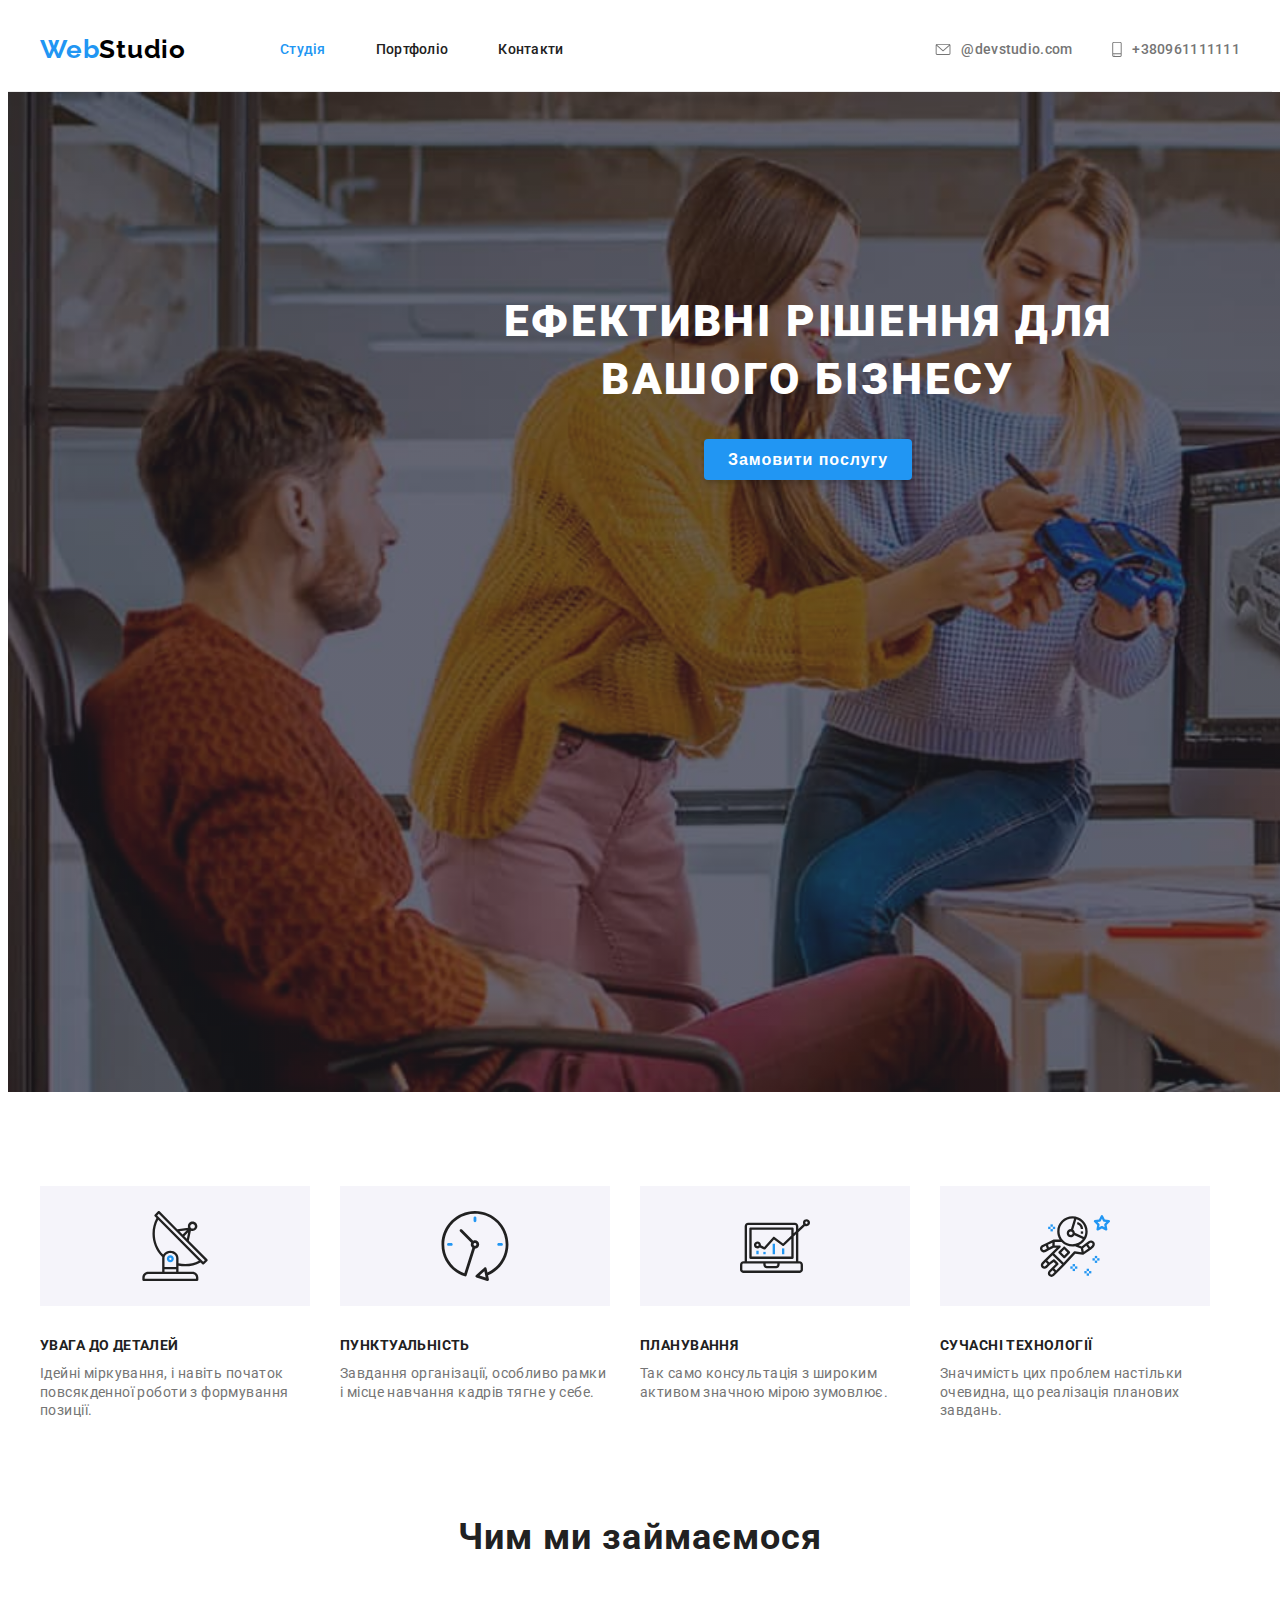
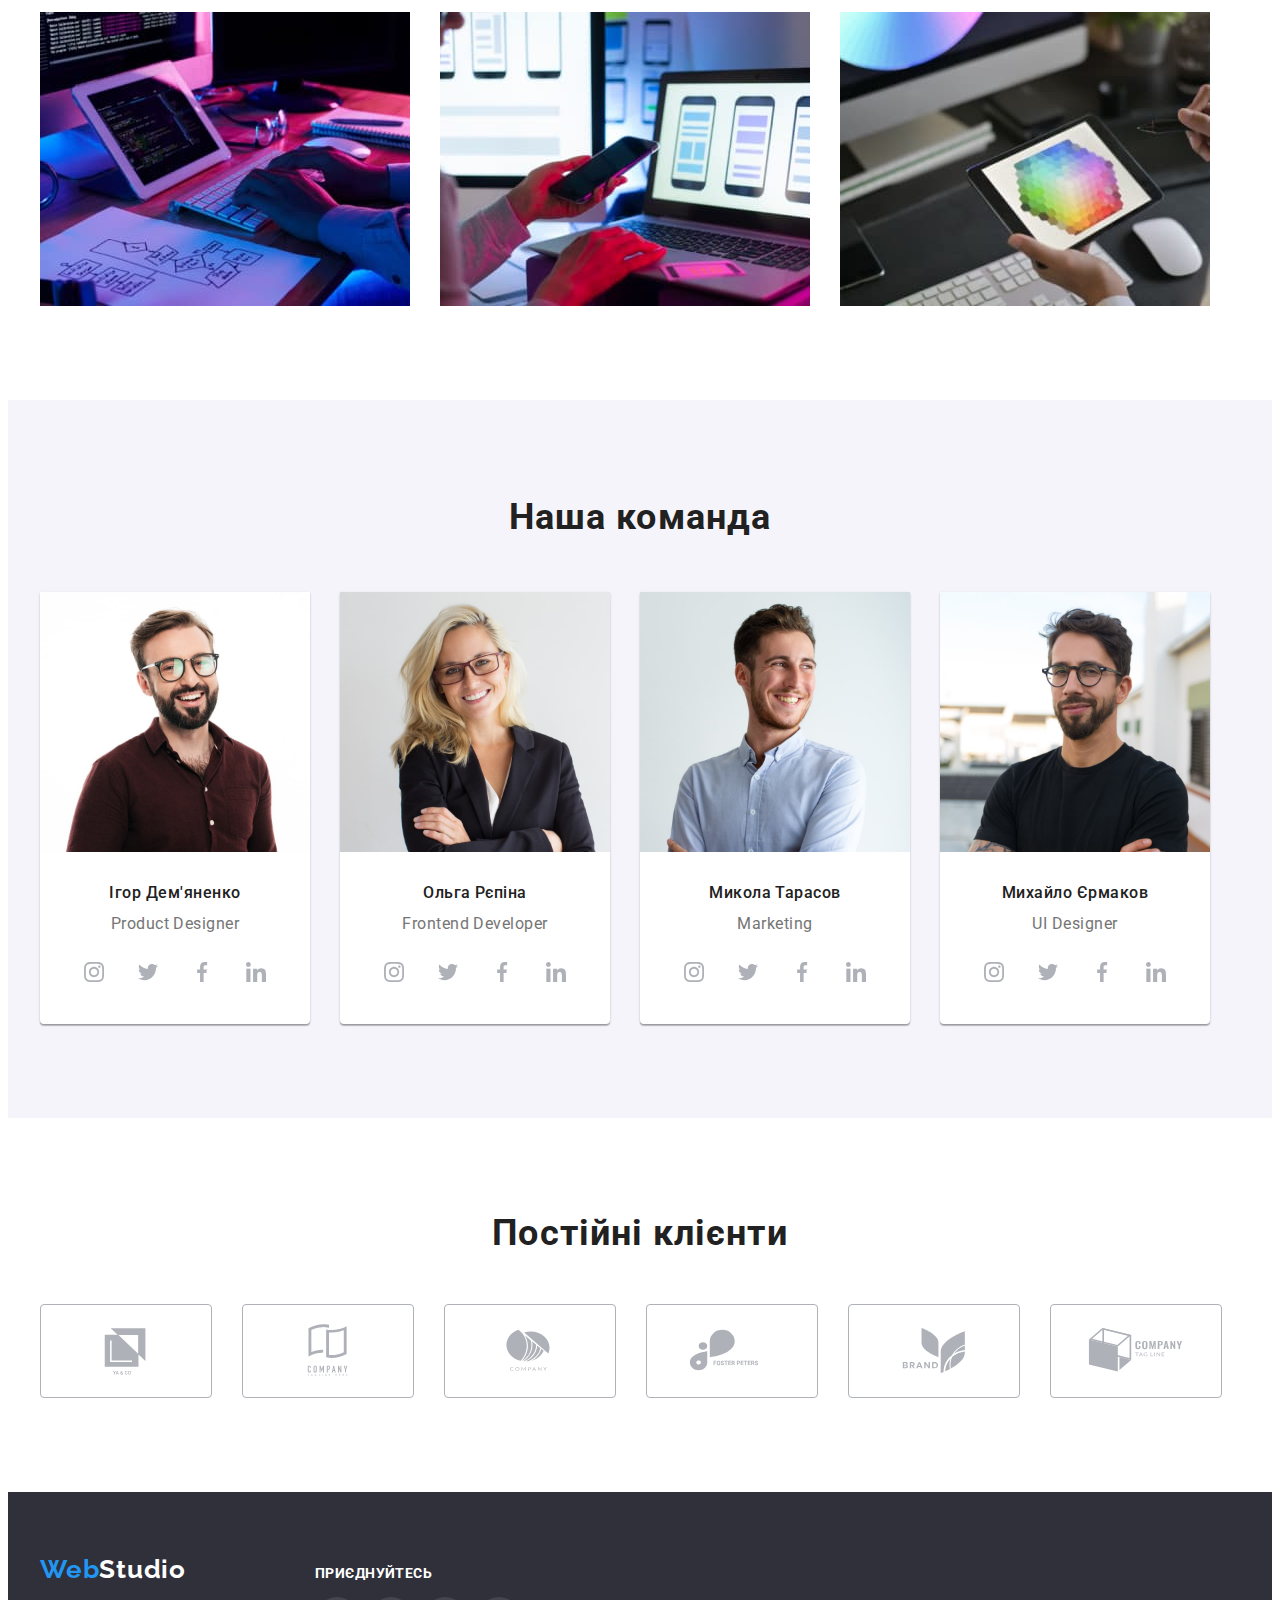
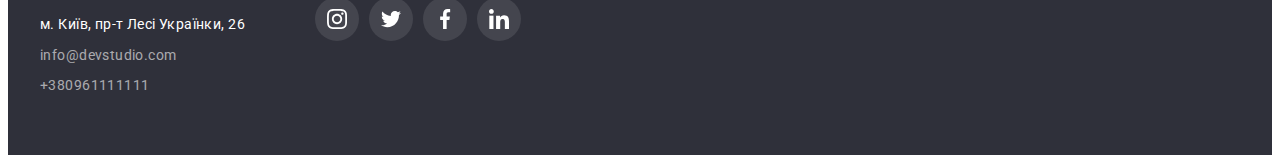
<file: index.html>
<!DOCTYPE html>
<html lang="uk">
  <head>
    <meta charset="UTF-8" />
    <meta http-equiv="X-UA-Compatible" content="IE=edge" />
    <meta name="viewport" content="width=device-width, initial-scale=1.0" />
    <title>WebStudio</title>
    <link rel="preconnect" href="https://fonts.googleapis.com" />
    <link rel="preconnect" href="https://fonts.gstatic.com" crossorigin />
    <link
      href="https://fonts.googleapis.com/css2?family=Raleway:wght@700&family=Roboto:wght@400;500;700;900&display=swap"
      rel="stylesheet"
    />
    <link
      rel="stylesheet"
      href="https://cdnjs.cloudflare.com/ajax/libs/modern-normalize/1.1.0/modern-normalize.min.css"
      integrity="sha512-wpPYUAdjBVSE4KJnH1VR1HeZfpl1ub8YT/NKx4PuQ5NmX2tKuGu6U/JRp5y+Y8XG2tV+wKQpNHVUX03MfMFn9Q=="
      crossorigin="anonymous"
      referrerpolicy="no-referrer"
    />
    <link rel="stylesheet" href="./css/styles.css" />
  </head>
  <body>
    <header class="header">
      <div class="container display-list">
        <a class="logo-link link" href="./index.html"
          ><span class="logo-accent">Web</span>Studio</a
        >
        <nav>
          <ul class="menu">
            <li class="nav-menu list">
              <a class="nav-link link" href="./index.html"
                ><span class="accent">Студія</span></a
              >
            </li>
            <li class="nav-menu list">
              <a class="nav-link link" href="./portfolio.html">Портфоліо</a>
            </li>
            <li class="nav-menu list">
              <a class="nav-link link" href="">Контакти</a>
            </li>
          </ul>
        </nav>
        <ul class="contact-menu list">
          <li class="contact-item">
            <a class="contact link" href="mailto:info@devstudio.com">
              <svg class="contact-img" width="16px" height="12px">
                <use href="./images/sprite.svg#mail"></use></svg>@devstudio.com</a>
          </li>
          <li class="contact-item">
            <a class="contact link" href="tel:+380961111111">
              <svg class="contact-img" width="10" height="16px">
                <use href="./images/sprite.svg#phone"></use></svg>+380961111111</a>
          </li>
        </ul>
      </div>
    </header>
    <main>
      <section class="hero">
        <div class="container">
          <h1 class="hero-title">Ефективні рішення для вашого бізнесу</h1>
          <button class="model-btn" type="button">Замовити послугу</button>
        </div>
      </section>
      <section class="sub-hero">
        <div class="container">
          <ul class="horizontal-block">
            <li class="horizontal-block-item list">
              <div class="sub-hero-icon-block">
                <svg class="sub-hero-icon" width="70px" height="70px">
                  <use href="./images/sprite.svg#icon-antenna"></use>
                </svg>
              </div>
              <h2 class="sub-hero-title">УВАГА ДО ДЕТАЛЕЙ</h2>
              <p class="sub-title">
                Ідейні міркування, і навіть початок повсякденної роботи з
                формування позиції.
              </p>
            </li>
            <li class="horizontal-block-item list">
              <div class="sub-hero-icon-block">
                <svg class="sub-hero-icon" width="70px" height="70px">
                  <use href="./images/sprite.svg#clock"></use>
                </svg>
              </div>
              <h2 class="sub-hero-title">ПУНКТУАЛЬНІСТЬ</h2>
              <p class="sub-title">
                Завдання організації, особливо рамки і місце навчання кадрів
                тягне у себе.
              </p>
            </li>
            <li class="horizontal-block-item list">
              <div class="sub-hero-icon-block">
                <svg class="sub-hero-icon" width="70px" height="70px">
                  <use href="./images/sprite.svg#diagram"></use>
                </svg>
              </div>
              <h2 class="sub-hero-title">ПЛАНУВАННЯ</h2>
              <p class="sub-title">
                Так само консультація з широким активом значною мірою зумовлює.
              </p>
            </li>
            <li class="horizontal-block-item list">
              <div class="sub-hero-icon-block">
                <svg class="sub-hero-icon" width="70px" height1060px">
                  <use href="./images/sprite.svg#astronaut"></use>
                </svg>
              </div>
              <h2 class="sub-hero-title">СУЧАСНІ ТЕХНОЛОГІЇ</h2>
              <p class="sub-title">
                Значимість цих проблем настільки очевидна, що реалізація
                планових завдань.
              </p>
            </li>
          </ul>
        </div>
      </section>
      <section class="employment">
        <div class="container">
          <h2 class="employment-and-team">Чим ми займаємося</h2>
          <ul class="list employment-horizontal-block">
            <li class="employment-horizontal-item">
              <img src="./images/box1.jpg" alt="box1" />
            </li>
            <li class="employment-horizontal-item">
              <img src="./images/box2.jpg" alt="box2" />
            </li>
            <li class="employment-horizontal-item">
              <img src="./images/box3.jpg" alt="box3" />
            </li>
          </ul>
        </div>
      </section>
      <section class="team-background">
        <div class="container">
          <h2 class="employment-and-team">Наша команда</h2>
          <ul class="list team-block">
            <li class="team-block-item">
              <img
                class="image-team"
                src="./images/img1.jpg"
                alt="фото"
                width="270"
                height="260"
              />
              <div class="name-and-work">
                <h3 class="name">Ігор Дем'яненко</h3>
                <p class="work">Product Designer</p>

                <ul class="social-list list">
                  <li class="social-list-item">
                    <a class="social-list-link" href="">
                      <svg class="social-list-icon" width="20px" height="20px">
                        <use href="./images/sprite.svg#instagram"></use>
                      </svg>
                    </a>
                  </li>
                  <li class="social-list-item">
                    <a class="social-list-link" href="">
                      <svg class="social-list-icon" width="20px" height="20px">
                        <use href="./images/sprite.svg#twitter"></use>
                      </svg>
                    </a>
                  </li>
                  <li class="social-list-item">
                    <a class="social-list-link" href="">
                      <svg class="social-list-icon" width="20px" height="20px">
                        <use href="./images/sprite.svg#facebook"></use>
                      </svg>
                    </a>
                  </li>
                  <li class="social-list-item">
                    <a class="social-list-link" href="">
                      <svg class="social-list-icon" width="20px" height="20px">
                        <use href="./images/sprite.svg#linkedin"></use>
                      </svg>
                    </a>
                  </li>
                </ul>
              </div>
            </li>
            <li class="team-block-item">
              <img
                class="image-team"
                src="./images/img2.jpg"
                alt="фото"
                width="270"
                height="260"
              />
              <div class="name-and-work">
                <h3 class="name">Ольга Рєпіна</h3>
                <p class="work">Frontend Developer</p>

                <ul class="social-list list">
                  <li class="social-list-item">
                    <a class="social-list-link" href="">
                      <svg class="social-list-icon" width="20px" height="20px">
                        <use href="./images/sprite.svg#instagram"></use>
                      </svg>
                    </a>
                  </li>
                  <li class="social-list-item">
                    <a class="social-list-link" href="">
                      <svg class="social-list-icon" width="20px" height="20px">
                        <use href="./images/sprite.svg#twitter"></use>
                      </svg>
                    </a>
                  </li>
                  <li class="social-list-item">
                    <a class="social-list-link" href="">
                      <svg class="social-list-icon" width="20px" height="20px">
                        <use href="./images/sprite.svg#facebook"></use>
                      </svg>
                    </a>
                  </li>
                  <li class="social-list-item">
                    <a class="social-list-link" href="">
                      <svg class="social-list-icon" width="20px" height="20px">
                        <use href="./images/sprite.svg#linkedin"></use>
                      </svg>
                    </a>
                  </li>
                </ul>
              </div>
            </li>
            <li class="team-block-item">
              <img
                class="image-team"
                src="./images/img3.jpg"
                alt="фото"
                width="270"
                height="260"
              />
              <div class="name-and-work">
                <h3 class="name">Микола Тарасов</h3>
                <p class="work">Marketing</p>
                <ul class="social-list list">
                  <li class="social-list-item">
                    <a class="social-list-link" href="">
                      <svg class="social-list-icon" width="20px" height="20px">
                        <use href="./images/sprite.svg#instagram"></use>
                      </svg>
                    </a>
                  </li>
                  <li class="social-list-item">
                    <a class="social-list-link" href="">
                      <svg class="social-list-icon" width="20px" height="20px">
                        <use href="./images/sprite.svg#twitter"></use>
                      </svg>
                    </a>
                  </li>
                  <li class="social-list-item">
                    <a class="social-list-link" href="">
                      <svg class="social-list-icon" width="20px" height="20px">
                        <use href="./images/sprite.svg#facebook"></use>
                      </svg>
                    </a>
                  </li>
                  <li class="social-list-item">
                    <a class="social-list-link" href="">
                      <svg class="social-list-icon" width="20px" height="20px">
                        <use href="./images/sprite.svg#linkedin"></use>
                      </svg>
                    </a>
                  </li>
                </ul>
              </div>
            </li>
            <li class="team-block-item">
              <img
                class="image-team"
                src="./images/img4.jpg"
                alt="фото"
                width="270"
                height="260"
              />
              <div class="name-and-work">
                <h3 class="name">Михайло Єрмаков</h3>
                <p class="work">UI Designer</p>
                <ul class="social-list list">
                  <li class="social-list-item">
                    <a class="social-list-link" href="">
                      <svg class="social-list-icon" width="20px" height="20px">
                        <use href="./images/sprite.svg#instagram"></use>
                      </svg>
                    </a>
                  </li>
                  <li class="social-list-item">
                    <a class="social-list-link" href="">
                      <svg class="social-list-icon" width="20px" height="20px">
                        <use href="./images/sprite.svg#twitter"></use>
                      </svg>
                    </a>
                  </li>
                  <li class="social-list-item">
                    <a class="social-list-link" href="">
                      <svg class="social-list-icon" width="20px" height="20px">
                        <use href="./images/sprite.svg#facebook"></use>
                      </svg>
                    </a>
                  </li>
                  <li class="social-list-item">
                    <a class="social-list-link" href="">
                      <svg class="social-list-icon" width="20px" height="20px">
                        <use href="./images/sprite.svg#linkedin"></use>
                      </svg>
                    </a>
                  </li>
                </ul>
              </div>
            </li>
          </ul>
        </div>
      </section>
      <section class="client-object">
        <div class="container">
          <h2 class="client-title">Постійні клієнти</h2>
          <ul class="client-list list">
            <li class="client-list-item">
              <a class="client-list-link" href="">
                <svg class="client" width="106px" height="60px">
                  <use href="./images/sprite.svg#logo"></use>
                </svg>
              </a>
            </li>
            <li class="client-list-item">
              <a class="client-list-link" href="">
                <svg class="client" width="106px" height="60px">
                  <use href="./images/sprite.svg#logo1"></use>
                </svg>
              </a>
            </li>
            <li class="client-list-item">
              <a class="client-list-link" href="">
                <svg class="client" width="106px" height="60px">
                  <use href="./images/sprite.svg#logo2"></use>
                </svg>
              </a>
            </li>
            <li class="client-list-item">
              <a class="client-list-link" href="">
                <svg class="client" width="106px" height="60px">
                  <use href="./images/sprite.svg#logo3"></use>
                </svg>
              </a>
            </li>
            <li class="client-list-item">
              <a class="client-list-link" href="">
                <svg class="client" width="106px" height="60px">
                  <use href="./images/sprite.svg#logo4"></use>
                </svg>
              </a>
            </li>
            <li class="client-list-item">
              <a class="client-list-link" href="">
                <svg class="client" width="106px" height="60px">
                  <use href="./images/sprite.svg#logo5"></use>
                </svg>
              </a>
            </li>
          </ul>
        </div>
      </section>
    </main>
    <footer class="footer">
      <div class="footer-item container">
        <div class="address-block">
          <a class="logo-link-footer link" href="./index.html"
            ><span class="logo-accent">Web</span>Studio</a
          >
          <address class="address">
            <p class="list-address" lang="uk">
              м. Київ, пр-т Лесі Українки, 26
            </p>
            <ul class="list">
              <li class="list-address link">
                <a class="contact-list link" href="mailto:info@devstudio.com"
                  >info@devstudio.com</a
                >
              </li>
              <li class="list-address link">
                <a class="contact-list link" href="tel:+380961111111"
                  >+380961111111</a
                >
              </li>
            </ul>
          </address>
        </div>
        <div class="footer-link">
          <h2 class="footer-title">Приєднуйтесь</h2>
          <ul class="footer-social-list list">
            <li class="footer-social-list-item">
              <a class="footer-social-list-link" href="">
                <svg class="footer-social-list-icon" width="20px" height="20px">
                  <use href="./images/sprite.svg#instagram"></use>
                </svg>
              </a>
            </li>
            <li class="footer-social-list-item">
              <a class="footer-social-list-link" href="">
                <svg class="footer-social-list-icon" width="20px" height="20px">
                  <use href="./images/sprite.svg#twitter"></use>
                </svg>
              </a>
            </li>
            <li class="footer-social-list-item">
              <a class="footer-social-list-link" href="">
                <svg class="footer-social-list-icon" width="20px" height="20px">
                  <use href="./images/sprite.svg#facebook"></use>
                </svg>
              </a>
            </li>
            <li class="footer-social-list-item">
              <a class="footer-social-list-link" href="">
                <svg class="footer-social-list-icon" width="20px" height="20px">
                  <use href="./images/sprite.svg#linkedin"></use>
                </svg>
              </a>
            </li>
          </ul>
        </div>
      </div>
    </footer>
  </body>
</html>
</file>
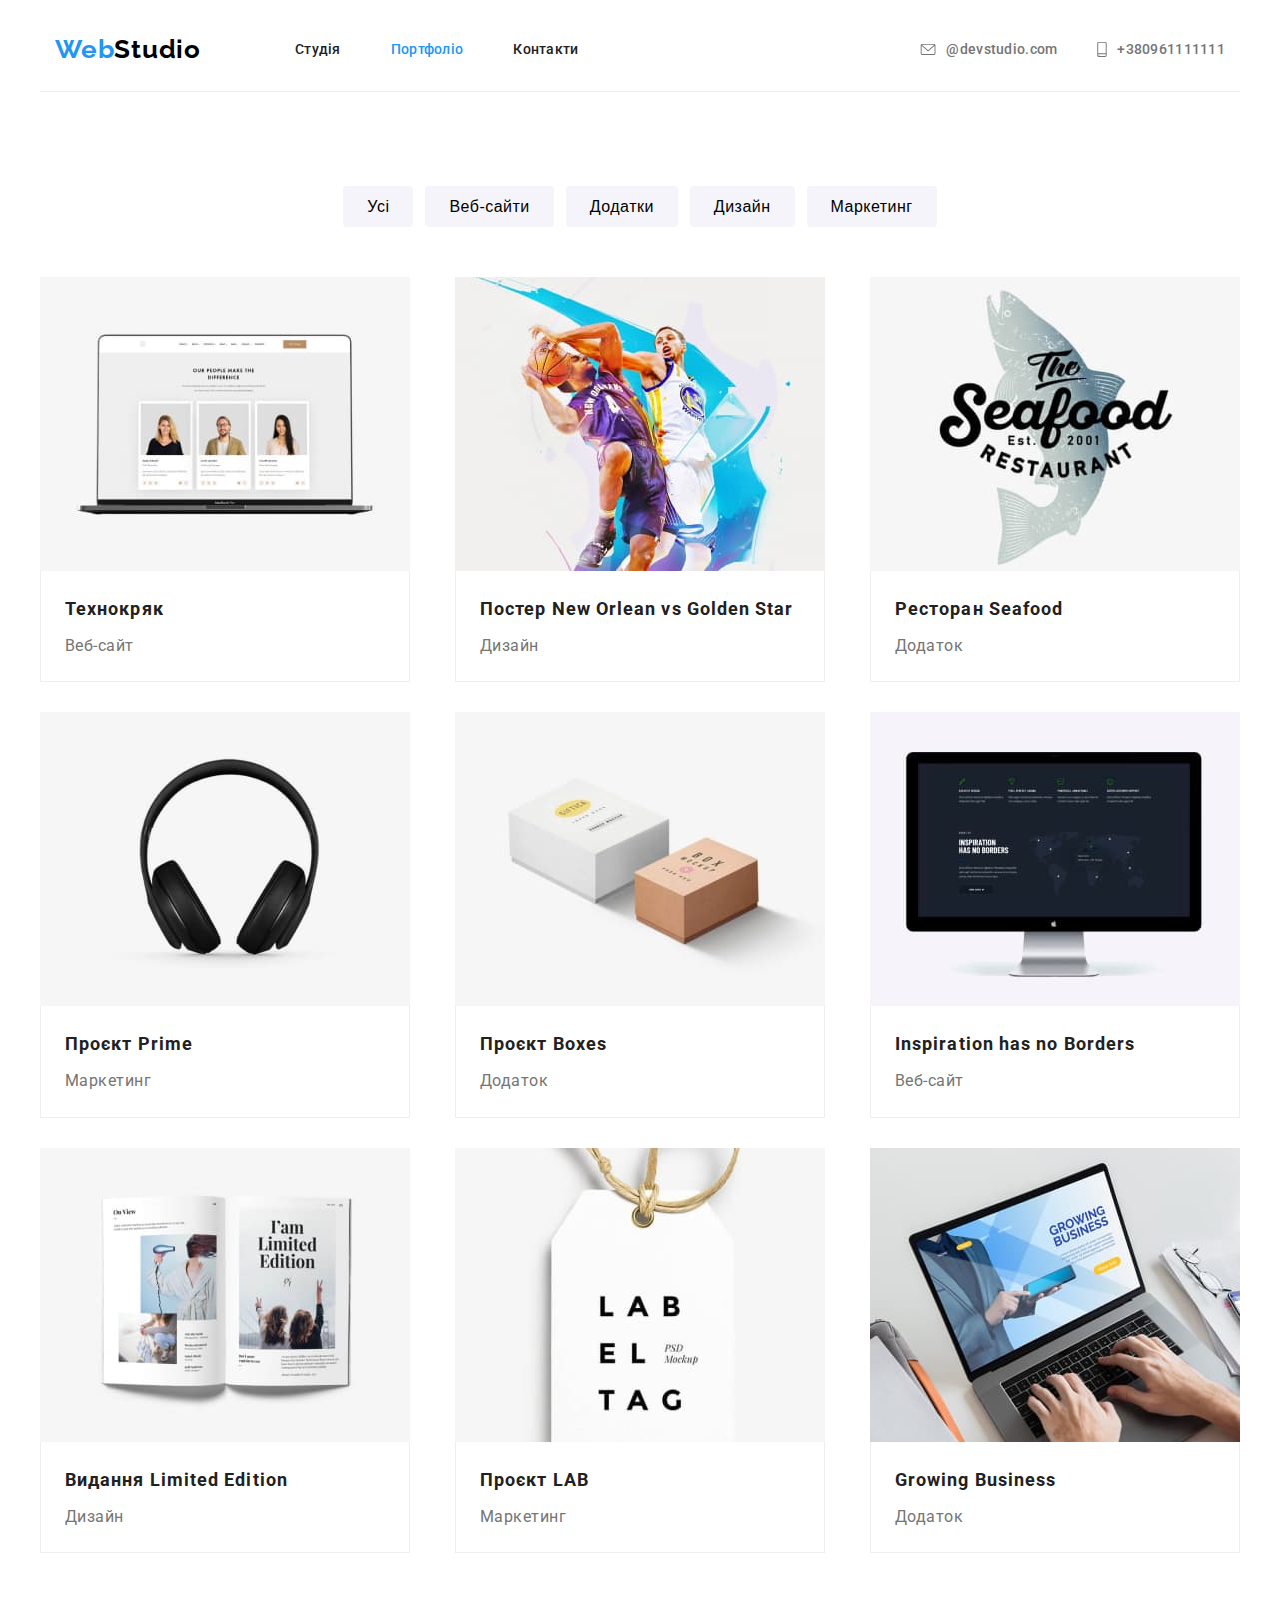
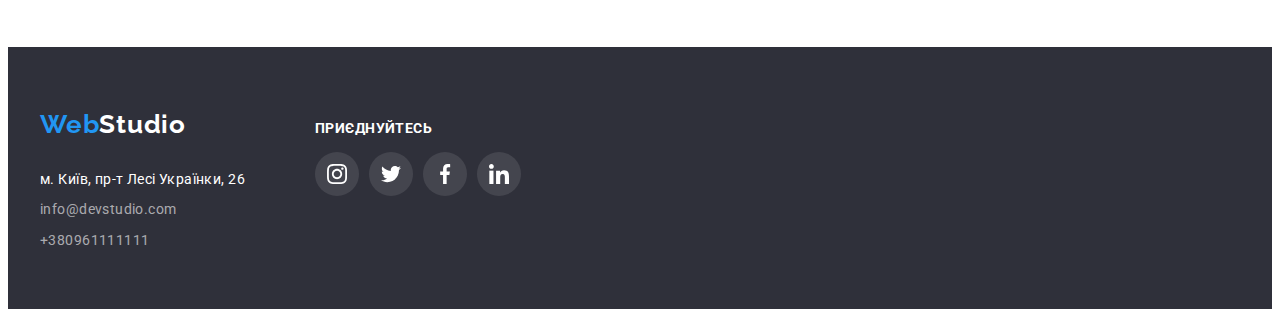
<file: portfolio.html>
<!DOCTYPE html>
<html lang="en">
  <head>
    <meta charset="UTF-8" />
    <meta http-equiv="X-UA-Compatible" content="IE=edge" />
    <meta name="viewport" content="width=\, initial-scale=1.0" />
    <title>Document</title>
    <link rel="preconnect" href="https://fonts.googleapis.com" />
    <link rel="preconnect" href="https://fonts.gstatic.com" crossorigin />
    <link
      href="https://fonts.googleapis.com/css2?family=Raleway:wght@700&family=Roboto:wght@400;500;700;900&display=swap"
      rel="stylesheet"
    />
    <link
      rel="stylesheet"
      href="https://cdnjs.cloudflare.com/ajax/libs/modern-normalize/1.1.0/modern-normalize.min.css"
      integrity="sha512-wpPYUAdjBVSE4KJnH1VR1HeZfpl1ub8YT/NKx4PuQ5NmX2tKuGu6U/JRp5y+Y8XG2tV+wKQpNHVUX03MfMFn9Q=="
      crossorigin="anonymous"
      referrerpolicy="no-referrer"
    />
    <link rel="stylesheet" href="./css/styles.css" />
  </head>
  <body>
    <div class="container">
      <header class="header">
        <div class="container display-list">
          <a class="logo-link link" href="./index.html"
            ><span class="logo-accent">Web</span>Studio</a
          >
          <nav>
            <ul class="menu">
              <li class="nav-menu list">
                <a class="nav-link link" href="./index.html">Студія</a>
              </li>
              <li class="nav-menu list">
                <a class="nav-link link" href="./portfolio.html"
                  ><span class="accent">Портфоліо</span></a
                >
              </li>
              <li class="nav-menu list">
                <a class="nav-link link" href="">Контакти</a>
              </li>
            </ul>
          </nav>
          <ul class="contact-menu list">
            <li class="contact-item">
              <a class="contact link" href="mailto:info@devstudio.com">
                <svg class="contact-img" width="16px" height="12px">
                  <use href="./images/sprite.svg#mail"></use>
                </svg>@devstudio.com</a>
            </li>
            <li class="contact-item">
              <a class="contact link" href="tel:+380961111111">
                <svg class="contact-img" width="10" height="16px">
                  <use href="./images/sprite.svg#phone"></use>
                </svg>+380961111111</a>
            </li>
          </ul>
        </div>
      </header>
    </div>
    <main>
      <section class="galery-section">
        <div class="container">
          <ul class="button-portfolio list">
            <li class="galery">
              <button class="button-portfolio-model">Усі</button>
            </li>
            <li class="galery">
              <button class="button-portfolio-model">Веб-сайти</button>
            </li>
            <li class="galery">
              <button class="button-portfolio-model">Додатки</button>
            </li>
            <li class="galery">
              <button class="button-portfolio-model">Дизайн</button>
            </li>
            <li class="galery">
              <button class="button-portfolio-model">Маркетинг</button>
            </li>
          </ul>
          <ul class="galery-item list">
            <li class="galery-card-item">
              <a class="galery-card link" href="">
                <img
                  class="galery-img"
                  src="./images/image_box.jpg"
                  alt="Веб-сайти"
                />
                <div class="galery-card-title">
                  <h3 class="portfolio-cards-title">Технокряк</h3>
                  <p class="sub-portfolio-cards-title">Веб-сайт</p>
                </div>
              </a>
            </li>
            <li class="galery-card-item">
              <a class="galery-card link" href="">
                <img
                  class="galery-img"
                  src="./images/image_box2.jpg"
                  alt="Дизайн"
                />
                <div class="galery-card-title">
                  <h3 class="portfolio-cards-title">
                    Постер New Orlean vs Golden Star
                  </h3>
                  <p class="sub-portfolio-cards-title">Дизайн</p>
                </div>
              </a>
            </li>
            <li class="galery-card-item">
              <a class="galery-card link" href="">
                <img
                  class="galery-img"
                  src="./images/image_box3.jpg"
                  alt="Додаток"
                />
                <div class="galery-card-title">
                  <h3 class="portfolio-cards-title">Ресторан Seafood</h3>
                  <p class="sub-portfolio-cards-title">Додаток</p>
                </div>
              </a>
            </li>
            <li class="galery-card-item">
              <a class="galery-card link" href="">
                <img
                  class="galery-img"
                  src="./images/image_box4.jpg"
                  alt="Веб-сайти"
                />
                <div class="galery-card-title">
                  <h3 class="portfolio-cards-title">Проєкт Prime</h3>
                  <p class="sub-portfolio-cards-title">Маркетинг</p>
                </div>
              </a>
            </li>
            <li class="galery-card-item">
              <a class="galery-card link" href="">
                <img
                  class="galery-img"
                  src="./images/image_box5.jpg"
                  alt="Веб-сайти"
                />
                <div class="galery-card-title">
                  <h3 class="portfolio-cards-title">Проєкт Boxes</h3>
                  <p class="sub-portfolio-cards-title">Додаток</p>
                </div>
              </a>
            </li>
            <li class="galery-card-item">
              <a class="galery-card link" href="">
                <img
                  class="galery-img"
                  src="./images/image_box6.jpg"
                  alt="Веб-сайти"
                />
                <div class="galery-card-title">
                  <h3 class="portfolio-cards-title">
                    Inspiration has no Borders
                  </h3>
                  <p class="sub-portfolio-cards-title">Веб-сайт</p>
                </div>
              </a>
            </li>
            <li class="galery-card-item">
              <a class="galery-card link" href="">
                <img
                  class="galery-img"
                  src="./images/image_box7.jpg"
                  alt="Веб-сайти"
                />
                <div class="galery-card-title">
                  <h3 class="portfolio-cards-title">Видання Limited Edition</h3>
                  <p class="sub-portfolio-cards-title">Дизайн</p>
                </div>
              </a>
            </li>
            <li class="galery-card-item">
              <a class="galery-card link" href="">
                <img
                  class="galery-img"
                  src="./images/image_box8.jpg"
                  alt="Веб-сайти"
                />
                <div class="galery-card-title">
                  <h3 class="portfolio-cards-title">Проєкт LAB</h3>
                  <p class="sub-portfolio-cards-title">Маркетинг</p>
                </div>
              </a>
            </li>
            <li class="galery-card-item">
              <a class="galery-card link" href="">
                <img
                  class="galery-img"
                  src="./images/image_box9.jpg"
                  alt="Веб-сайти"
                />
                <div class="galery-card-title">
                  <h3 class="portfolio-cards-title">Growing Business</h3>
                  <p class="sub-portfolio-cards-title">Додаток</p>
                </div>
              </a>
            </li>
          </ul>
        </div>
      </section>
    </main>
    <footer class="footer">
      <div class="footer-item container">
        <div class="address-block">
          <a class="logo-link-footer link" href="./index.html"
            ><span class="logo-accent">Web</span>Studio</a
          >
          <address class="address">
            <p class="list-address" lang="uk">
              м. Київ, пр-т Лесі Українки, 26
            </p>
            <ul class="list">
              <li class="list-address link">
                <a class="contact-list link" href="mailto:info@devstudio.com"
                  >info@devstudio.com</a
                >
              </li>
              <li class="list-address link">
                <a class="contact-list link" href="tel:+380961111111"
                  >+380961111111</a
                >
              </li>
            </ul>
          </address>
        </div>
        <div class="footer-link">
          <h2 class="footer-title">Приєднуйтесь</h2>
          <ul class="footer-social-list list">
            <li class="footer-social-list-item">
              <a class="footer-social-list-link" href="">
                <svg class="footer-social-list-icon" width="20px" height="20px">
                  <use href="./images/sprite.svg#instagram"></use>
                </svg>
              </a>
            </li>
            <li class="footer-social-list-item">
              <a class="footer-social-list-link" href="">
                <svg class="footer-social-list-icon" width="20px" height="20px">
                  <use href="./images/sprite.svg#twitter"></use>
                </svg>
              </a>
            </li>
            <li class="footer-social-list-item">
              <a class="footer-social-list-link" href="">
                <svg class="footer-social-list-icon" width="20px" height="20px">
                  <use href="./images/sprite.svg#facebook"></use>
                </svg>
              </a>
            </li>
            <li class="footer-social-list-item">
              <a class="footer-social-list-link" href="">
                <svg class="footer-social-list-icon" width="20px" height="20px">
                  <use href="./images/sprite.svg#linkedin"></use>
                </svg>
              </a>
            </li>
          </ul>
        </div>
      </div>
    </footer>
  </body>
</html>
</file>
<file: css/styles.css>
:root {
  --accent-color: #2196f3;
  --second-accent-color: #ffffff;
  --primary-color: #757575;
  --secondary-color: #212121;
  --background-color: #2f303a;
  --portfolio-buttom-color: #f5f4fa;
}
/* Reset styles */
h1,
h2,
h3,
h4,
h5,
h6,
p {
  margin-top: 0;
  margin-bottom: 0;
}

ol,
ul {
  margin-top: 0;
  margin-bottom: 0;
  padding-left: 0;
}
img {
  display: block;
}
address {
  font-style: normal;
}
/* End reset */
.container {
  margin-right: auto;
  margin-left: auto;
  width: 1200px;
  padding-left: 15px;
  padding-right: 15px;
}
.list {
  list-style: none;
}

.link {
  text-decoration: none;
}
body {
  font-family: "Roboto", sans-serif;
  color: var(--primary-color);
}
.accent {
  color: var(--accent-color);
}
/* .horizontal-block {
  display: flex;
} */
/* <=======logo=======> */
.logo-link {
  display: flex;
  align-items: center;
  margin-right: 94px;

  font-family: "Raleway";
  font-weight: 700;
  font-size: 26px;
  line-height: 1.33;
  letter-spacing: 0.03em;
  color: black;
}
.logo-link-footer {
  font-family: "Raleway";
  font-weight: 700;
  font-size: 26px;
  line-height: 1.33;
  letter-spacing: 0.03em;
  color: var(--second-accent-color);
}
.logo-accent {
  color: var(--accent-color);
}
.header {
  display: flex;
  border-bottom: 1px solid #ececec;
}

.contact-menu {
  display: flex;
  align-items: center;
  margin-left: auto;
}
.contact-item {
  display: flex;
  align-items: center;
  justify-content: center;
}
.contact {
  display: flex;
  align-items: center;
  justify-content: center;
  gap: 10px;
  padding-top: 32px;
  padding-bottom: 32px;
}
.contact-item:not(:last-child) {
  margin-right: 40px;
}
/* <=======navigation=======> */
.menu {
  display: flex;
}
.nav-menu:not(:last-child) {
  margin-right: 50px;
}
.nav-menu {
  display: flex;
}
.nav-link {
  padding-top: 32px;
  padding-bottom: 32px;

  font-family: "Roboto";
  font-weight: 500;
  font-size: 14px;
  line-height: 1.33;
  letter-spacing: 0.02em;
  color: var(--secondary-color);
}
.display-list {
  display: flex;
}

.nav-link:hover,
.nav-link:focus {
  font-weight: 500;
  font-size: 14px;
  line-height: 1.33;
  letter-spacing: 0.02em;
  color: var(--accent-color);
}
.contact {
  font-weight: 500;
  font-size: 14px;
  line-height: 1.33;
  letter-spacing: 0.02em;
  color: inherit;
}
.contact:hover,
.contact:focus {
  color: var(--accent-color);
}

.contact-img {
  fill: var(--primary-color);
}

.contact:hover .contact-img,
.contact:focus .contact-img {
  fill: var(--accent-color);
}

/* <=======hero=======> */
.hero {
  margin-left: auto;
  margin-right: auto;
  padding-top: 200px;
  padding-bottom: 200px;
  width: 1600px;
  height: 600px;
  background-image: linear-gradient(
      rgba(47, 48, 58, 0.4),
      rgba(47, 48, 58, 0.4)
    ),
    url("../images/background_hero.jpg");
  background-size: cover;
  background-color: var(--background-color);
}
.hero-title {
  width: 700px;
  margin-left: auto;
  margin-right: auto;
  margin-bottom: 30px;
  font-weight: 900;
  font-size: 44px;
  line-height: 1.33;
  text-align: center;
  letter-spacing: 0.06em;
  text-transform: uppercase;
  color: var(--second-accent-color);
}
.model-btn {
  min-width: 200px;
  margin-left: auto;
  margin-right: auto;
  padding-top: 10px;
  padding-bottom: 10px;
  padding-left: 24px;
  padding-right: 24px;

  border: none;
  font-weight: 700;
  font-size: 16px;
  line-height: 1.33;
  display: flex;
  align-items: center;
  text-align: center;
  letter-spacing: 0.06em;
  color: var(--second-accent-color);
  cursor: pointer;
  /* backgroud button */
  background: var(--accent-color);
  box-shadow: 0px 4px 4px rgba(0, 0, 0, 0.15);
  border-radius: 4px;
}

.model-btn:hover,
.model-btn:focus,
.model-btn:active {
  background: #188ce8;
  box-shadow: 0px 4px 4px rgba(0, 0, 0, 0.15);
  border-radius: 4px;
}
/* <=======sub hero=======> */
.horizontal-block {
  display: flex;
  margin-left: auto;
  margin-right: auto;
}
.horizontal-block-item {
  width: 270px;
}
.horizontal-block-item:not(:last-child) {
  margin-right: 30px;
}
.sub-hero {
  padding-top: 94px;
  padding-bottom: 94px;
}

.sub-hero-icon-block {
  background-color: #f5f4fa;
  display: flex;
  align-items: center;
  justify-content: center;
  width: 270px ;
  height: 120px;
}

.sub-hero-title {
  margin-top: 30px;
  margin-bottom: 10px;
  font-weight: 700;
  font-size: 14px;
  line-height: 1.33;
  letter-spacing: 0.03em;
  text-transform: uppercase;
  color: var(--secondary-color);
}


.sub-title,
.sub-portfolio-title {
  font-weight: 400;
  font-size: 14px;
  line-height: 1.33;
  letter-spacing: 0.03em;
}
.employment {
  padding-bottom: 94px;
}
.employment-and-team {
  margin-bottom: 50px;
  font-weight: 700;
  font-size: 36px;
  line-height: 1.33;
  text-align: center;
  letter-spacing: 0.03em;
  color: var(--secondary-color);
}
.name {
  margin-bottom: 10px;
  font-weight: 500;
  font-size: 16px;
  line-height: 1.33;
  text-align: center;
  letter-spacing: 0.03em;
  color: var(--secondary-color);
}
.work {
  font-weight: 400;
  font-size: 16px;
  line-height: 1.33;
  text-align: center;
  letter-spacing: 0.03em;
}
.list-address:not(:last-child) {
  margin-bottom: 12px;
}

.address {
  margin-top: 28px;
  font-style: normal;
  font-weight: 400;
  font-size: 14px;
  line-height: 1.33;
  letter-spacing: 0.03em;
  color: var(--second-accent-color);
}
/* <=======footer=======> */

.contact-list {
  font-weight: 400;
  font-size: 14px;
  line-height: 1.33;
  letter-spacing: 0.03em;
  color: rgba(255, 255, 255, 0.6);
}
.footer {
  padding-top: 60px;
  padding-bottom: 60px;
  background-color: var(--background-color);
}
/* <=======Portfolio=======> */
.galery:not(:last-child) {
  margin-right: 12px;
}

.button-portfolio-model {
  padding-top: 10px;
  padding-bottom: 10px;
  padding-left: 24px;
  padding-right: 24px;

  border: none;
  display: flex;
  font-weight: 500;
  font-size: 16px;
  line-height: 1.33;
  text-align: center;
  letter-spacing: 0.03em;
  color: black;
  cursor: pointer;
  /* button background */
  background: var(--portfolio-buttom-color);
  border-radius: 4px;
}
.button-portfolio-model:hover,
.button-portfolio-model:focus,
.button-portfolio-model:active {
  background: var(--accent-color);
  box-shadow: 0px 3px 1px rgba(0, 0, 0, 0.1), 0px 1px 2px rgba(0, 0, 0, 0.08),
    0px 2px 2px rgba(0, 0, 0, 0.12);
  color: var(--second-accent-color);
}
.button-portfolio {
  display: flex;
  justify-content: center;
  margin-bottom: 50px;
}
.portfolio-cards-title {
  font-weight: 700;
  font-size: 18px;
  line-height: 2;
  letter-spacing: 0.06em;
  color: #212121;
  margin-bottom: 4px;
}
.sub-portfolio-cards-title {
  font-weight: 400;
  font-size: 16px;
  line-height: 1.9;
  letter-spacing: 0.03em;
  color: #757575;
}

.employment-horizontal-block {
  display: flex;
}
.employment-horizontal-item:not(:last-child) {
  margin-right: 30px;
}

.team-block {
  display: flex;
}
.team-block-item {
  background: #ffffff;
  box-shadow: 0px 1px 3px rgba(0, 0, 0, 0.12), 0px 1px 1px rgba(0, 0, 0, 0.14),
    0px 2px 1px rgba(0, 0, 0, 0.2);
  border-radius: 0px 0px 4px 4px;
  flex-basis: calc((100% - 90) / 4);
}
.team-block-item:not(:last-child) {
  margin-right: 30px;
}
.name-and-work {
  padding-top: 30px;
  padding-bottom: 30px;
  flex-basis: calc((100% - 90) / 4);
}

.location {
  padding-bottom: 12px;
}
.team-background {
  background-color: #f5f4fa;
  padding-top: 94px;
  padding-bottom: 94px;
}

.galery-item {
  display: flex;
  justify-content: space-between;
  flex-wrap: wrap;
}

.galery-card-title {
  background: #ffffff;
  border: 1px solid #eeeeee;
  border-top: none;
  padding-left: 24px;
  padding-right: 24px;
  padding-bottom: 20px;
  padding-top: 20px;
}

.galery-card-item:not(:nth-child(3n)) {
  margin-right: 30px;
}
.galery-card-item:not(:nth-child(n + 7)) {
  margin-bottom: 30px;
}

.galery-card:hover,
.galery-card:focus {
  display: block;
  box-shadow: 0px 1px 1px rgba(0, 0, 0, 0.12), 0px 4px 4px rgba(0, 0, 0, 0.06),
    1px 4px 6px rgba(0, 0, 0, 0.16);
}
.galery-section {
  padding-top: 94px;
  padding-bottom: 94px;
}

.social-list {
  padding: 0px;
  margin-top: 16px;
  display: flex;
  justify-content: center;
}

.social-list-item:not(:last-child) {
  margin-right: 10px;
}

.social-list-link {
  display: flex;
  justify-content: center;
  align-items: center;
  width: 44px;
  height: 44px;
  border-radius: 50%;
}

.social-list-icon {
  fill: #afb1b8;
}

.social-list-link:hover,
.social-list-link:focus {
  background-color: var(--accent-color);
}
.social-list-link:hover .social-list-icon,
.social-list-link:focus .social-list-icon {
  fill: #ffffff;
}

.client-object {
  margin-left: auto;
  margin-right: auto;
  padding-bottom: 94px;
  padding-top: 94px;
}

.client {
  fill: #afb1b8;
}

.client-list-link {
  display: flex;
  align-items: center;
  justify-content: center;
  width: 170px;
  height: 92px;

  border: 1px solid #afb1b8;
  border-radius: 4px;
}

.client-list-link:focus,
.client-list-link:hover {
  border: 1px solid var(--accent-color);
}

.client-list-link:hover .client,
.client-list-link:focus .client {
  fill: var(--accent-color);
}

.client-title {
  display: flex;
  justify-content: center;
  margin-bottom: 50px;

  font-family: "Roboto";
  font-style: normal;
  font-weight: 700;
  font-size: 36px;
  line-height: 42px;
  text-align: center;
  letter-spacing: 0.03em;

  color: #212121;
}

.client-list {
  display: flex;
  gap: 30px;
}

.footer-social-list {
  padding: 0px;
  margin-top: 16px;
  display: flex;
}

.footer-social-list-item:not(:last-child) {
  margin-right: 10px;
}

.footer-social-list-link {
  display: flex;
  justify-content: center;
  align-items: center;
  width: 44px;
  height: 44px;
  border-radius: 50%;
  background-color: rgba(255, 255, 255, 0.1);
}

.footer-social-list-icon {
  fill: var(--second-accent-color);
}

.footer-social-list-link:hover,
.footer-social-list-link:focus {
  background-color: var(--accent-color);
}
.footer-social-list-link:hover .footer-social-list-icon,
.footer-social-list-link:focus .footer-social-list-icon {
  fill: var(--second-accent-color);
}

.footer-item {
  display: flex;
  align-items: baseline;
}

.footer-title {
  font-family: "Roboto";
  font-style: normal;
  font-weight: 700;
  font-size: 14px;
  line-height: 16px;
  letter-spacing: 0.03em;
  text-transform: uppercase;

  color: #ffffff;
}

.address-block {
  margin-right: 70px;
}
</file>
